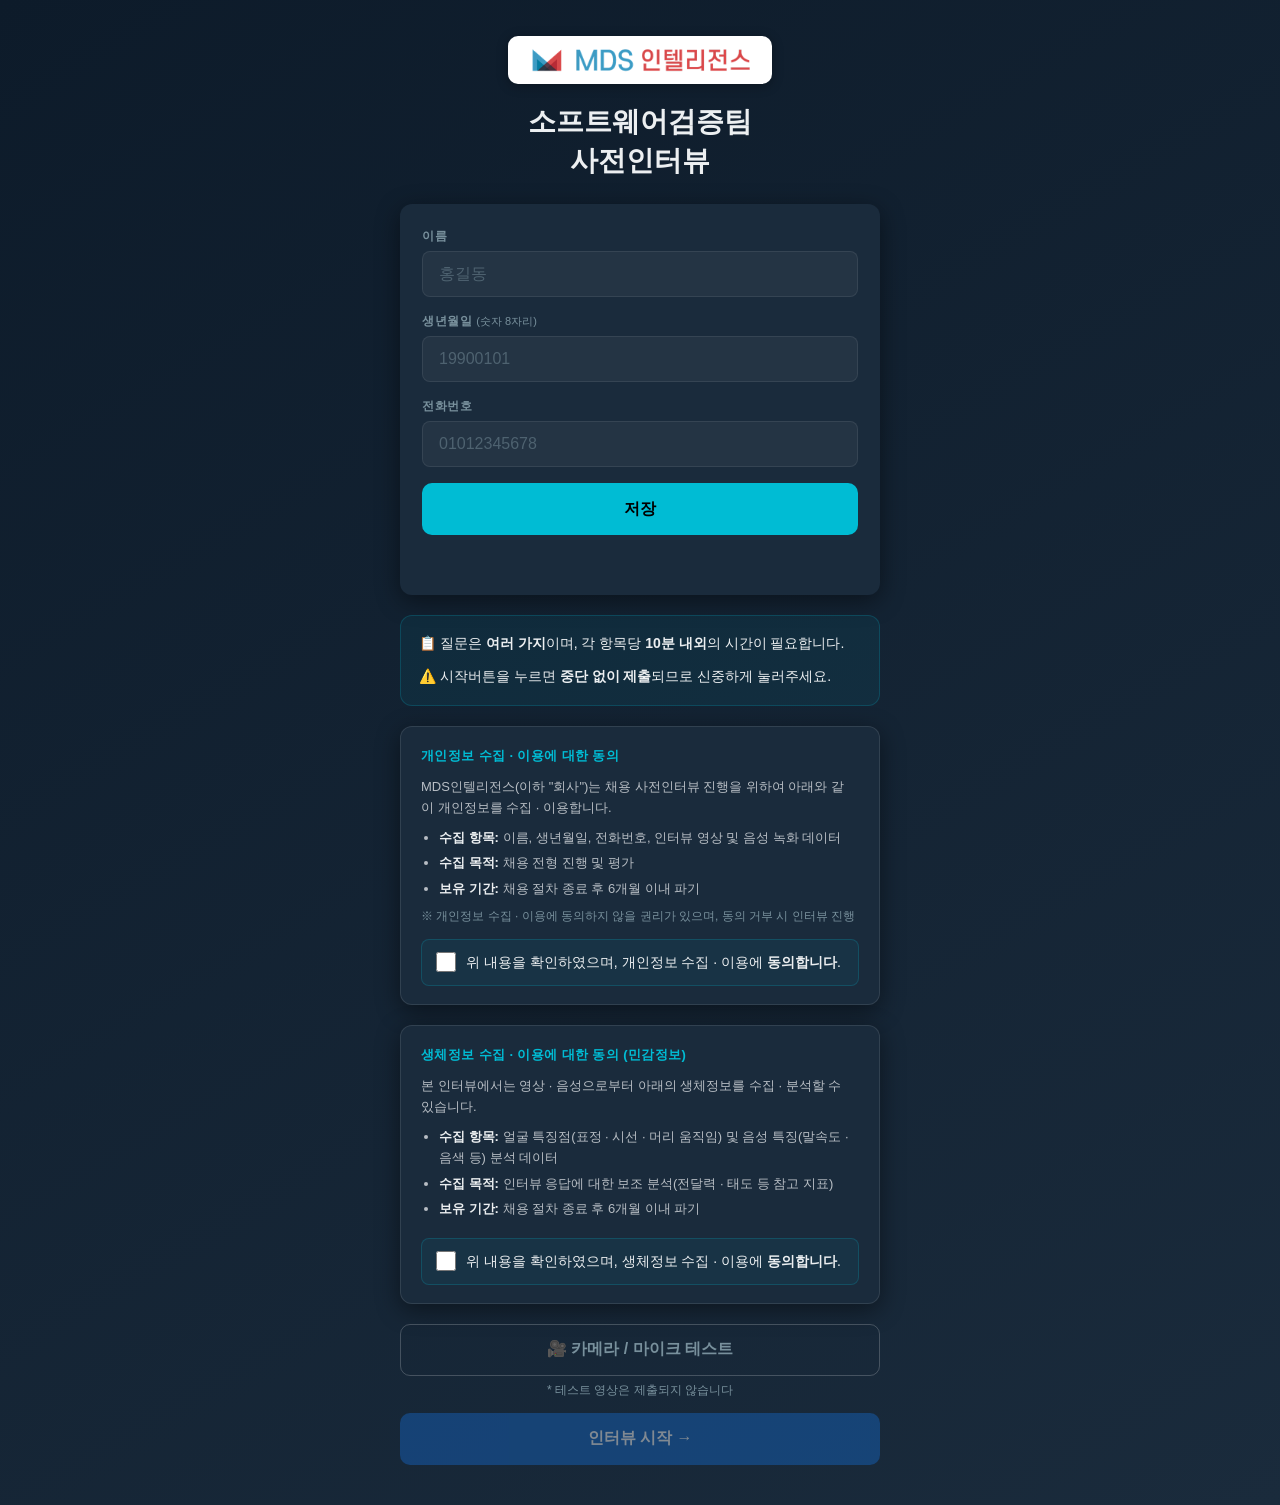
<file: index.html>
<!DOCTYPE html>
<html lang="ko">
<head>
  <meta charset="UTF-8">
  <meta name="viewport" content="width=device-width, initial-scale=1.0, user-scalable=no">
  <meta name="theme-color" content="#0D1B2A">
  <title>MDS인텔리전스 사전인터뷰</title>
  <link rel="stylesheet" href="style.css">
</head>
<body>

<!-- ═══════════════════════════════════════════
     SCREEN 1 · 메인 / 정보 입력
══════════════════════════════════════════════ -->
<div id="screen-main" class="screen active">
  <div class="main-wrap">

    <div class="header">
      <div class="logo-banner">
        <img src="mds-logo.png" alt="MDS인텔리전스" class="header-logo">
      </div>
      <h1>소프트웨어검증팀<br>사전인터뷰</h1>
    </div>

    <!-- 지원자 정보 입력 -->
    <div class="card form-card">
      <div class="form-group">
        <label for="inp-name">이름</label>
        <input id="inp-name" type="text" placeholder="홍길동" autocomplete="name">
      </div>
      <div class="form-group">
        <label for="inp-birth">생년월일 <span class="hint">(숫자 8자리)</span></label>
        <input id="inp-birth" type="text" placeholder="19900101"
               maxlength="8" inputmode="numeric" pattern="[0-9]{8}">
      </div>
      <div class="form-group">
        <label for="inp-phone">전화번호</label>
        <input id="inp-phone" type="tel" placeholder="01012345678" inputmode="tel">
      </div>
      <button id="btn-save" class="btn btn-save">저장</button>
      <div id="save-msg" class="save-msg"></div>
    </div>

    <!-- 안내 (서버 /api/config 에서 동적 로드, 미연결 시 기본값 표시) -->
    <div id="info-box" class="info-box">
      <p>📋 질문은 <strong>여러 가지</strong>이며, 각 항목당 <strong>10분 내외</strong>의 시간이 필요합니다.</p>
      <p>⚠️ 시작버튼을 누르면 <strong>중단 없이 제출</strong>되므로 신중하게 눌러주세요.</p>
    </div>

    <!-- 개인정보 수집 동의 -->
    <div class="consent-box">
      <div class="consent-text">
        <p class="consent-title">개인정보 수집 · 이용에 대한 동의</p>
        <p>MDS인텔리전스(이하 "회사")는 채용 사전인터뷰 진행을 위하여 아래와 같이 개인정보를 수집 · 이용합니다.</p>
        <ul>
          <li><strong>수집 항목:</strong> 이름, 생년월일, 전화번호, 인터뷰 영상 및 음성 녹화 데이터</li>
          <li><strong>수집 목적:</strong> 채용 전형 진행 및 평가</li>
          <li><strong>보유 기간:</strong> 채용 절차 종료 후 6개월 이내 파기</li>
        </ul>
        <p class="consent-notice">※ 개인정보 수집 · 이용에 동의하지 않을 권리가 있으며, 동의 거부 시 인터뷰 진행이 제한될 수 있습니다.</p>
      </div>
      <label class="consent-check-label" for="chk-consent">
        <input type="checkbox" id="chk-consent">
        <span>위 내용을 확인하였으며, 개인정보 수집 · 이용에 <strong>동의합니다</strong>.</span>
      </label>
    </div>

    <!-- 생체정보(민감정보) 수집 동의 -->
    <div class="consent-box">
      <div class="consent-text">
        <p class="consent-title">생체정보 수집 · 이용에 대한 동의 (민감정보)</p>
        <p>본 인터뷰에서는 영상 · 음성으로부터 아래의 생체정보를 수집 · 분석할 수 있습니다.</p>
        <ul>
          <li><strong>수집 항목:</strong> 얼굴 특징점(표정 · 시선 · 머리 움직임) 및 음성 특징(말속도 · 음색 등) 분석 데이터</li>
          <li><strong>수집 목적:</strong> 인터뷰 응답에 대한 보조 분석(전달력 · 태도 등 참고 지표)</li>
          <li><strong>보유 기간:</strong> 채용 절차 종료 후 6개월 이내 파기</li>
        </ul>
        <p class="consent-notice">※ 생체정보는 민감정보로서 별도의 동의가 필요하며, 동의하지 않을 권리가 있습니다.</p>
      </div>
      <label class="consent-check-label" for="chk-consent-bio">
        <input type="checkbox" id="chk-consent-bio">
        <span>위 내용을 확인하였으며, 생체정보 수집 · 이용에 <strong>동의합니다</strong>.</span>
      </label>
    </div>

    <!-- 버튼 영역 -->
    <div class="action-area">
      <div class="test-wrap">
        <button id="btn-test" class="btn btn-outline">🎥 카메라 / 마이크 테스트</button>
        <p class="sub-note">* 테스트 영상은 제출되지 않습니다</p>
      </div>
      <button id="btn-start" class="btn btn-primary" disabled>인터뷰 시작 →</button>
    </div>

  </div>
</div>


<!-- ═══════════════════════════════════════════
     SCREEN 2 · 테스트 녹화 (10초 카운트)
══════════════════════════════════════════════ -->
<div id="screen-test" class="screen">
  <div class="cam-wrap">
    <video id="vid-test-live" autoplay muted playsinline webkit-playsinline></video>
    <div class="cam-overlay">
      <p class="overlay-msg">테스트 중입니다. 카메라와 마이크를 확인해보세요.</p>
      <div id="test-count" class="count-big">10</div>
      <div class="rec-badge"><span class="rec-dot"></span>REC</div>
    </div>
  </div>
</div>


<!-- ═══════════════════════════════════════════
     SCREEN 3 · 테스트 재생
══════════════════════════════════════════════ -->
<div id="screen-test-play" class="screen dark-center">
  <div class="play-card">
    <h2>테스트 녹화 완료</h2>
    <div class="play-video-wrap">
      <video id="vid-test-pb" playsinline webkit-playsinline></video>
      <div id="play-overlay" class="play-overlay">
        <button id="btn-play-test" class="play-circle-btn">▶</button>
      </div>
    </div>
    <div id="play-after" class="play-after" style="display:none">
      <button id="btn-replay"    class="btn btn-outline">↺ 다시 재생</button>
      <button id="btn-retest"    class="btn btn-secondary">↩ 테스트 다시하기</button>
      <button id="btn-back-main" class="btn btn-primary">인터뷰 시작 →</button>
    </div>
  </div>
</div>


<!-- ═══════════════════════════════════════════
     SCREENS 4–N · 질문 화면 (app.js에서 동적 생성)
══════════════════════════════════════════════ -->


<!-- ═══════════════════════════════════════════
     완료
══════════════════════════════════════════════ -->
<div id="screen-complete" class="screen dark-center">
  <div class="msg-card">
    <div class="icon-big">🎉</div>
    <h2>인터뷰 완료</h2>
    <p>
      고생많으셨습니다.<br><br>
      제출해주시는 과제 결과와 사전인터뷰를 바탕으로<br>
      <strong>일주일 내로 결과를 연락드리겠습니다.</strong><br><br>
      감사합니다.
    </p>
    <div id="up-status-final" class="up-status">영상을 업로드 중입니다...</div>
    <button id="btn-exit" class="btn btn-primary" disabled>종료</button>
  </div>
</div>

<script src="config.js"></script>
<script src="app.js"></script>
</body>
</html>
</file>
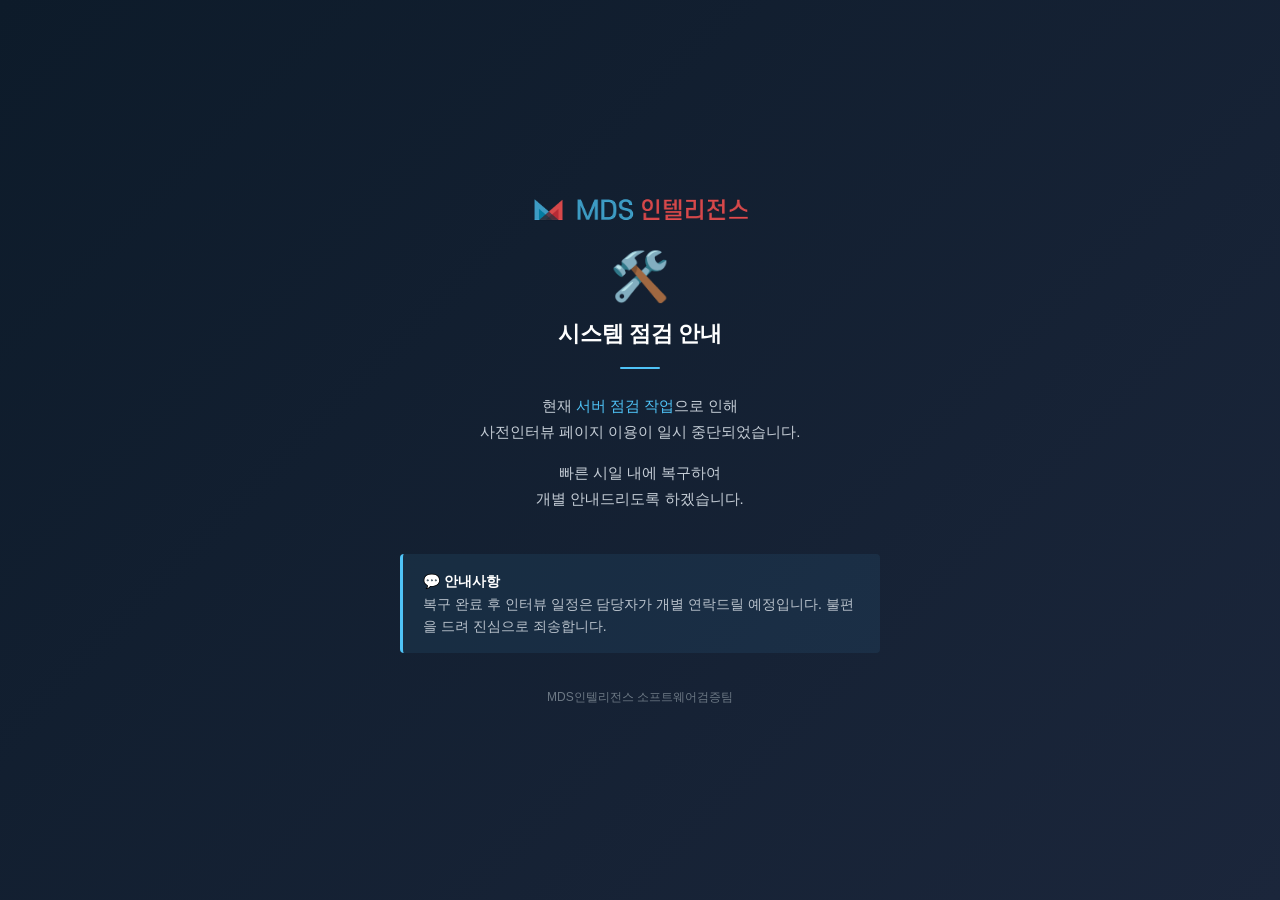
<file: index_for_fix.html>
<!DOCTYPE html>
<html lang="ko">
<head>
  <meta charset="UTF-8">
  <meta name="viewport" content="width=device-width, initial-scale=1.0, user-scalable=no">
  <meta name="theme-color" content="#0D1B2A">
  <title>MDS인텔리전스 사전인터뷰</title>
  <style>
    * {
      box-sizing: border-box;
      margin: 0;
      padding: 0;
    }

    html, body {
      height: 100%;
      width: 100%;
    }

    body {
      min-height: 100vh;
      display: flex;
      align-items: center;
      justify-content: center;
      background: linear-gradient(135deg, #0D1B2A 0%, #1B263B 100%);
      color: #ffffff;
      font-family: -apple-system, BlinkMacSystemFont, "Segoe UI", "Apple SD Gothic Neo", "Malgun Gothic", sans-serif;
      padding: 24px;
      -webkit-font-smoothing: antialiased;
    }

    .container {
      max-width: 480px;
      width: 100%;
      text-align: center;
      animation: fadeIn 0.6s ease-out;
      display: flex;
      flex-direction: column;
      align-items: center;
    }

    @keyframes fadeIn {
      from { opacity: 0; transform: translateY(10px); }
      to { opacity: 1; transform: translateY(0); }
    }

    .logo {
      width: 220px;
      max-width: 70%;
      height: auto;
      margin-bottom: 28px;
      display: block;
    }

    .icon {
      font-size: 48px;
      margin-bottom: 18px;
      display: inline-block;
      animation: pulse 2s ease-in-out infinite;
      line-height: 1;
    }

    @keyframes pulse {
      0%, 100% { opacity: 0.85; }
      50% { opacity: 1; }
    }

    h1 {
      font-size: 22px;
      font-weight: 600;
      margin-bottom: 18px;
      letter-spacing: -0.3px;
      text-align: center;
    }

    .divider {
      width: 40px;
      height: 2px;
      background: #4FC3F7;
      margin: 0 auto 24px;
      border-radius: 2px;
    }

    p {
      font-size: 15px;
      line-height: 1.75;
      color: #c5cdd6;
      margin-bottom: 14px;
      text-align: center;
    }

    .highlight {
      color: #4FC3F7;
      font-weight: 500;
    }

    .notice {
      width: 100%;
      margin-top: 28px;
      padding: 16px 20px;
      background: rgba(79, 195, 247, 0.08);
      border-left: 3px solid #4FC3F7;
      border-radius: 4px;
      text-align: left;
      font-size: 14px;
      color: #b8c1cb;
      line-height: 1.6;
    }

    .notice strong {
      color: #ffffff;
      font-weight: 600;
    }

    .footer {
      margin-top: 36px;
      font-size: 12px;
      color: #6c7884;
    }

    @media (max-width: 480px) {
      h1 { font-size: 19px; }
      p { font-size: 14px; }
      .icon { font-size: 42px; }
      .logo { width: 180px; margin-bottom: 24px; }
      .notice { font-size: 13px; padding: 14px 16px; }
    }
  </style>
</head>
<body>
  <div class="container">
    <img src="mds-logo.png" alt="MDS인텔리전스" class="logo">

    <div class="icon">🛠️</div>

    <h1>시스템 점검 안내</h1>

    <div class="divider"></div>

    <p>
      현재 <span class="highlight">서버 점검 작업</span>으로 인해<br>
      사전인터뷰 페이지 이용이 일시 중단되었습니다.
    </p>

    <p>
      빠른 시일 내에 복구하여<br>
      개별 안내드리도록 하겠습니다.
    </p>

    <div class="notice">
      💬 <strong>안내사항</strong><br>
      복구 완료 후 인터뷰 일정은 담당자가 개별 연락드릴 예정입니다.
      불편을 드려 진심으로 죄송합니다.
    </div>

    <div class="footer">
      MDS인텔리전스 소프트웨어검증팀
    </div>
  </div>
</body>
</html>
</file>
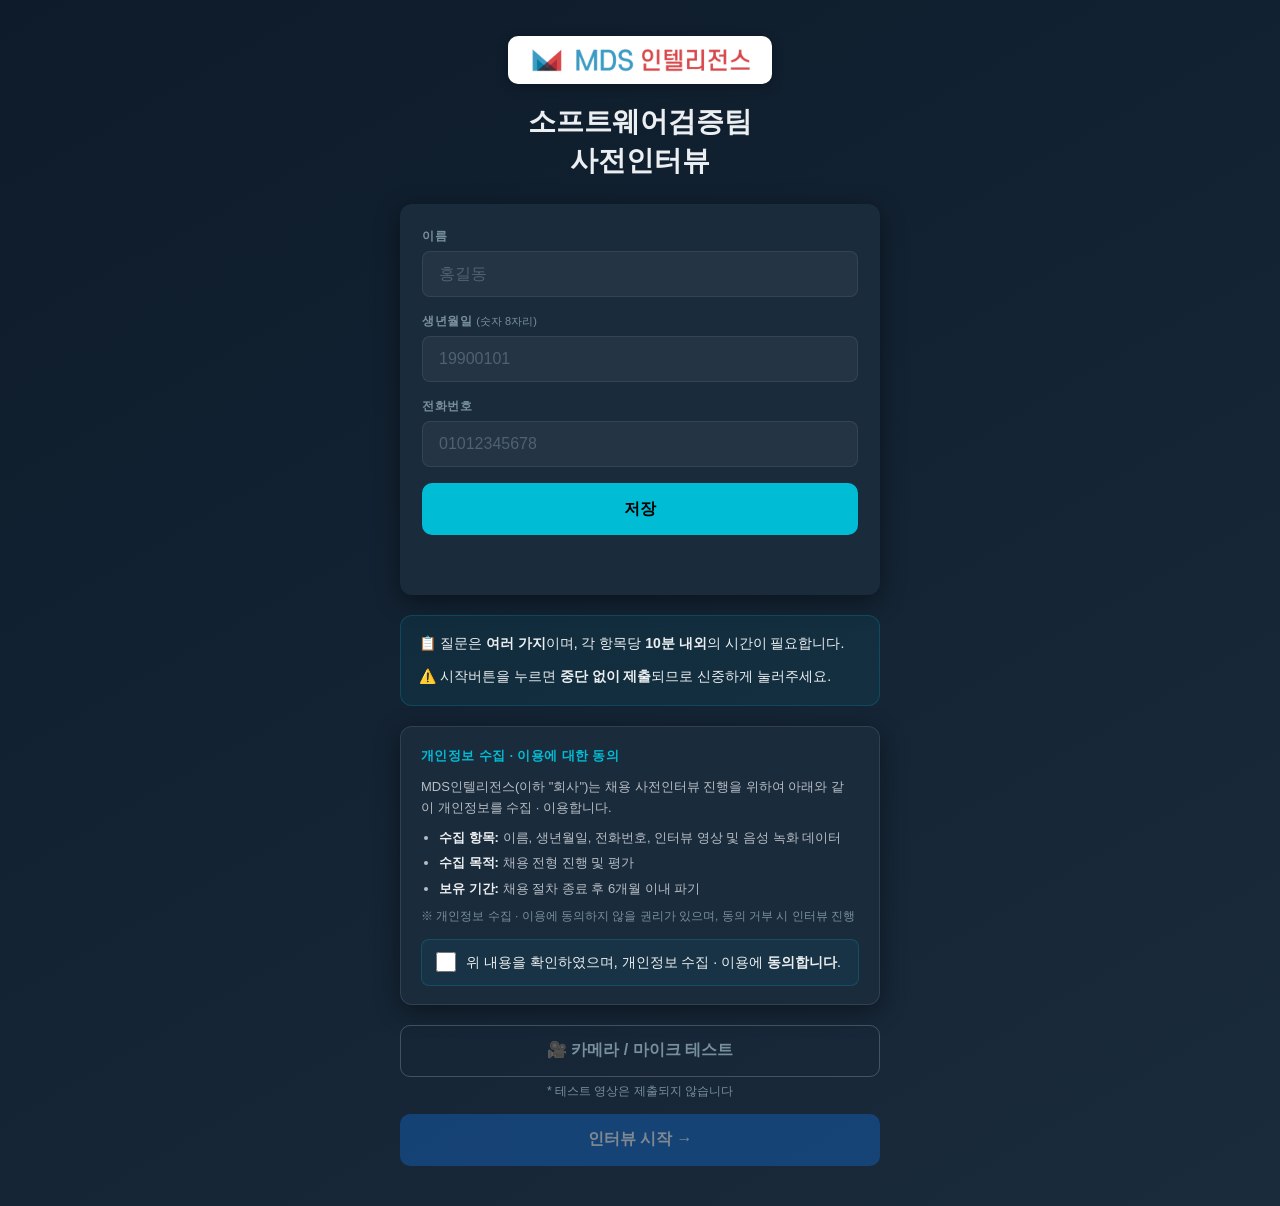
<file: index_main.html>
<!DOCTYPE html>
<html lang="ko">
<head>
  <meta charset="UTF-8">
  <meta name="viewport" content="width=device-width, initial-scale=1.0, user-scalable=no">
  <meta name="theme-color" content="#0D1B2A">
  <title>MDS인텔리전스 사전인터뷰</title>
  <link rel="stylesheet" href="style.css">
</head>
<body>

<!-- ═══════════════════════════════════════════
     SCREEN 1 · 메인 / 정보 입력
══════════════════════════════════════════════ -->
<div id="screen-main" class="screen active">
  <div class="main-wrap">

    <div class="header">
      <div class="logo-banner">
        <img src="mds-logo.png" alt="MDS인텔리전스" class="header-logo">
      </div>
      <h1>소프트웨어검증팀<br>사전인터뷰</h1>
    </div>

    <!-- 지원자 정보 입력 -->
    <div class="card form-card">
      <div class="form-group">
        <label for="inp-name">이름</label>
        <input id="inp-name" type="text" placeholder="홍길동" autocomplete="name">
      </div>
      <div class="form-group">
        <label for="inp-birth">생년월일 <span class="hint">(숫자 8자리)</span></label>
        <input id="inp-birth" type="text" placeholder="19900101"
               maxlength="8" inputmode="numeric" pattern="[0-9]{8}">
      </div>
      <div class="form-group">
        <label for="inp-phone">전화번호</label>
        <input id="inp-phone" type="tel" placeholder="01012345678" inputmode="tel">
      </div>
      <button id="btn-save" class="btn btn-save">저장</button>
      <div id="save-msg" class="save-msg"></div>
    </div>

    <!-- 안내 (서버 /api/config 에서 동적 로드, 미연결 시 기본값 표시) -->
    <div id="info-box" class="info-box">
      <p>📋 질문은 <strong>여러 가지</strong>이며, 각 항목당 <strong>10분 내외</strong>의 시간이 필요합니다.</p>
      <p>⚠️ 시작버튼을 누르면 <strong>중단 없이 제출</strong>되므로 신중하게 눌러주세요.</p>
    </div>

    <!-- 개인정보 수집 동의 -->
    <div class="consent-box">
      <div class="consent-text">
        <p class="consent-title">개인정보 수집 · 이용에 대한 동의</p>
        <p>MDS인텔리전스(이하 "회사")는 채용 사전인터뷰 진행을 위하여 아래와 같이 개인정보를 수집 · 이용합니다.</p>
        <ul>
          <li><strong>수집 항목:</strong> 이름, 생년월일, 전화번호, 인터뷰 영상 및 음성 녹화 데이터</li>
          <li><strong>수집 목적:</strong> 채용 전형 진행 및 평가</li>
          <li><strong>보유 기간:</strong> 채용 절차 종료 후 6개월 이내 파기</li>
        </ul>
        <p class="consent-notice">※ 개인정보 수집 · 이용에 동의하지 않을 권리가 있으며, 동의 거부 시 인터뷰 진행이 제한될 수 있습니다.</p>
      </div>
      <label class="consent-check-label" for="chk-consent">
        <input type="checkbox" id="chk-consent">
        <span>위 내용을 확인하였으며, 개인정보 수집 · 이용에 <strong>동의합니다</strong>.</span>
      </label>
    </div>

    <!-- 버튼 영역 -->
    <div class="action-area">
      <div class="test-wrap">
        <button id="btn-test" class="btn btn-outline">🎥 카메라 / 마이크 테스트</button>
        <p class="sub-note">* 테스트 영상은 제출되지 않습니다</p>
      </div>
      <button id="btn-start" class="btn btn-primary" disabled>인터뷰 시작 →</button>
    </div>

  </div>
</div>


<!-- ═══════════════════════════════════════════
     SCREEN 2 · 테스트 녹화 (10초 카운트)
══════════════════════════════════════════════ -->
<div id="screen-test" class="screen">
  <div class="cam-wrap">
    <video id="vid-test-live" autoplay muted playsinline webkit-playsinline></video>
    <div class="cam-overlay">
      <p class="overlay-msg">테스트 중입니다. 카메라와 마이크를 확인해보세요.</p>
      <div id="test-count" class="count-big">10</div>
      <div class="rec-badge"><span class="rec-dot"></span>REC</div>
    </div>
  </div>
</div>


<!-- ═══════════════════════════════════════════
     SCREEN 3 · 테스트 재생
══════════════════════════════════════════════ -->
<div id="screen-test-play" class="screen dark-center">
  <div class="play-card">
    <h2>테스트 녹화 완료</h2>
    <div class="play-video-wrap">
      <video id="vid-test-pb" playsinline webkit-playsinline></video>
      <div id="play-overlay" class="play-overlay">
        <button id="btn-play-test" class="play-circle-btn">▶</button>
      </div>
    </div>
    <div id="play-after" class="play-after" style="display:none">
      <button id="btn-replay"    class="btn btn-outline">↺ 다시 재생</button>
      <button id="btn-retest"    class="btn btn-secondary">↩ 테스트 다시하기</button>
      <button id="btn-back-main" class="btn btn-primary">인터뷰 시작 →</button>
    </div>
  </div>
</div>


<!-- ═══════════════════════════════════════════
     SCREENS 4–N · 질문 화면 (app.js에서 동적 생성)
══════════════════════════════════════════════ -->


<!-- ═══════════════════════════════════════════
     완료
══════════════════════════════════════════════ -->
<div id="screen-complete" class="screen dark-center">
  <div class="msg-card">
    <div class="icon-big">🎉</div>
    <h2>인터뷰 완료</h2>
    <p>
      고생많으셨습니다.<br><br>
      제출해주시는 과제 결과와 사전인터뷰를 바탕으로<br>
      <strong>일주일 내로 결과를 연락드리겠습니다.</strong><br><br>
      감사합니다.
    </p>
    <div id="up-status-final" class="up-status">영상을 업로드 중입니다...</div>
    <button id="btn-exit" class="btn btn-primary" disabled>종료</button>
  </div>
</div>

<script src="config.js"></script>
<script src="app.js"></script>
</body>
</html>
</file>
<file: style.css>
/* ── Reset & Variables ───────────────────────────── */
*, *::before, *::after { box-sizing: border-box; margin: 0; padding: 0; }

:root {
  --bg:        #0D1B2A;
  --surface:   #1A2B3C;
  --surf2:     #243444;
  --primary:   #1565C0;
  --prim-h:    #1976D2;
  --accent:    #00BCD4;
  --text:      #ECEFF1;
  --muted:     #78909C;
  --success:   #43A047;
  --error:     #E53935;
  --warning:   #FB8C00;
  --radius:    12px;
  --shadow:    0 6px 24px rgba(0,0,0,.45);
}

html, body { height: 100%; }

body {
  font-family: -apple-system, BlinkMacSystemFont, 'Segoe UI', 'Noto Sans KR',
               'Apple SD Gothic Neo', sans-serif;
  background: var(--bg);
  color: var(--text);
  overflow-x: hidden;
  -webkit-font-smoothing: antialiased;
}

/* ── Screen switcher ─────────────────────────────── */
.screen          { display: none; min-height: 100dvh; }
.screen.active   { display: flex; flex-direction: column; }

/* ── MAIN SCREEN ─────────────────────────────────── */
#screen-main {
  background: linear-gradient(150deg, #0D1B2A 0%, #1A2B3C 100%);
  align-items: center;
  justify-content: flex-start;
  padding: 24px 20px 40px;
  overflow-y: auto;
}

.main-wrap {
  width: 100%;
  max-width: 480px;
  display: flex;
  flex-direction: column;
  gap: 20px;
  margin: 0 auto;
}

/* Header */
.header { text-align: center; padding: 12px 0 4px; }

.logo-banner {
  display: inline-block;
  background: #fff;
  border-radius: 10px;
  padding: 8px 20px;
  margin-bottom: 14px;
  box-shadow: 0 2px 12px rgba(0,0,0,.3);
}

.header-logo {
  display: block;
  height: 32px;
  width: auto;
  object-fit: contain;
}

.header h1 {
  font-size: clamp(22px, 5vw, 28px);
  font-weight: 800;
  line-height: 1.4;
  color: var(--text);
}

/* Form card */
.card {
  background: var(--surface);
  border-radius: var(--radius);
  padding: 24px 22px;
  box-shadow: var(--shadow);
  display: flex;
  flex-direction: column;
  gap: 16px;
}

.form-group { display: flex; flex-direction: column; gap: 6px; }

.form-group label {
  font-size: 12px;
  font-weight: 700;
  letter-spacing: .6px;
  color: var(--muted);
  text-transform: uppercase;
}
.form-group label .hint {
  font-weight: 400;
  text-transform: none;
  letter-spacing: 0;
  font-size: 11px;
}

.form-group input {
  background: var(--surf2);
  border: 1.5px solid rgba(255,255,255,.08);
  border-radius: 8px;
  padding: 13px 16px;
  font-size: 16px;
  color: var(--text);
  width: 100%;
  outline: none;
  transition: border-color .2s;
  -webkit-appearance: none;
  appearance: none;
}
.form-group input:focus  { border-color: var(--accent); }
.form-group input::placeholder { color: rgba(120,144,156,.5); }

.save-msg {
  font-size: 14px;
  text-align: center;
  min-height: 20px;
}
.save-msg.ok  { color: var(--success); }
.save-msg.err { color: var(--error); }
.save-msg.ing { color: var(--muted); }

/* Info box */
.info-box {
  background: rgba(0,188,212,.07);
  border: 1px solid rgba(0,188,212,.2);
  border-radius: var(--radius);
  padding: 16px 18px;
  display: flex;
  flex-direction: column;
  gap: 10px;
}
.info-box p { font-size: 14px; line-height: 1.65; }

/* Action area */
.action-area {
  display: flex;
  flex-direction: column;
  gap: 14px;
}
.test-wrap {
  display: flex;
  flex-direction: column;
  align-items: center;
  gap: 6px;
}
.sub-note { font-size: 12px; color: var(--muted); }

/* ── Consent box ─────────────────────────────────── */
.consent-box {
  background: var(--surface);
  border: 1px solid rgba(255,255,255,.1);
  border-radius: var(--radius);
  padding: 18px 20px;
  display: flex;
  flex-direction: column;
  gap: 14px;
  box-shadow: var(--shadow);
}

.consent-text {
  display: flex;
  flex-direction: column;
  gap: 8px;
  font-size: 13px;
  color: rgba(236,239,241,.75);
  line-height: 1.65;
  max-height: 180px;
  overflow-y: auto;
  padding-right: 4px;
}

.consent-text::-webkit-scrollbar { width: 4px; }
.consent-text::-webkit-scrollbar-track { background: transparent; }
.consent-text::-webkit-scrollbar-thumb { background: rgba(255,255,255,.15); border-radius: 4px; }

.consent-title {
  font-size: 13px;
  font-weight: 700;
  color: var(--accent);
  letter-spacing: .4px;
  margin-bottom: 2px;
}

.consent-text ul {
  padding-left: 18px;
  display: flex;
  flex-direction: column;
  gap: 4px;
}

.consent-text strong { color: var(--text); }

.consent-notice {
  font-size: 12px;
  color: var(--muted);
}

.consent-check-label {
  display: flex;
  align-items: center;
  gap: 10px;
  cursor: pointer;
  padding: 12px 14px;
  background: rgba(0,188,212,.06);
  border: 1.5px solid rgba(0,188,212,.2);
  border-radius: 8px;
  font-size: 14px;
  color: var(--text);
  transition: border-color .2s, background .2s;
  line-height: 1.5;
  -webkit-tap-highlight-color: transparent;
}

.consent-check-label:hover {
  border-color: rgba(0,188,212,.5);
  background: rgba(0,188,212,.1);
}

.consent-check-label input[type="checkbox"] {
  width: 20px;
  height: 20px;
  flex-shrink: 0;
  accent-color: var(--accent);
  cursor: pointer;
}

/* ── BUTTONS ─────────────────────────────────────── */
.btn {
  display: inline-flex;
  align-items: center;
  justify-content: center;
  gap: 8px;
  width: 100%;
  min-height: 52px;
  padding: 14px 24px;
  border: none;
  border-radius: 10px;
  font-size: 16px;
  font-weight: 700;
  cursor: pointer;
  transition: background .18s, transform .12s, opacity .18s;
  -webkit-tap-highlight-color: transparent;
  text-align: center;
}
.btn:active { transform: scale(.97); }
.btn:disabled { opacity: .45; pointer-events: none; }

.btn-primary   { background: var(--primary);   color: #fff; }
.btn-primary:hover { background: var(--prim-h); }

.btn-save {
  background: var(--accent);
  color: #000;
  font-weight: 800;
}
.btn-save:hover { background: #26C6DA; }

.btn-secondary {
  background: var(--surf2);
  color: var(--text);
  border: 1.5px solid rgba(255,255,255,.12);
}
.btn-secondary:hover { background: #2e3f52; }

.btn-outline {
  background: transparent;
  color: var(--muted);
  border: 1.5px solid rgba(255,255,255,.2);
}
.btn-outline:hover { background: rgba(255,255,255,.05); color: var(--text); }

.btn-done {
  background: rgba(229,57,53,.85);
  color: #fff;
  width: auto;
  min-width: 110px;
  padding: 12px 28px;
  font-size: 15px;
}
.btn-done:hover { background: var(--error); }

/* ── CAMERA SCREENS (test / q1 / q2) ────────────── */
.cam-wrap {
  position: relative;
  width: 100%;
  height: 100dvh;
  background: #000;
  overflow: hidden;
}

.cam-wrap video {
  width: 100%;
  height: 100%;
  object-fit: cover;
  display: block;
}

.cam-overlay {
  position: absolute;
  inset: 0;
  display: flex;
  flex-direction: column;
  align-items: center;
  justify-content: flex-end;
  padding: 0 20px 44px;
  background: linear-gradient(
    to top,
    rgba(0,0,0,.88) 0%,
    rgba(0,0,0,.35) 55%,
    transparent 100%
  );
  gap: 14px;
}

/* Test countdown number */
.count-big {
  font-size: clamp(80px, 20vw, 120px);
  font-weight: 900;
  color: #fff;
  line-height: 1;
  text-shadow: 0 4px 16px rgba(0,0,0,.7);
  margin-bottom: 4px;
}

/* Question timer */
.timer {
  font-size: clamp(48px, 12vw, 72px);
  font-weight: 800;
  color: #fff;
  letter-spacing: 3px;
  font-variant-numeric: tabular-nums;
  text-shadow: 0 3px 10px rgba(0,0,0,.6);
}
.timer.warn   { color: var(--warning); }
.timer.danger { color: var(--error); animation: pulse 1s infinite; }

@keyframes pulse { 0%,100%{opacity:1} 50%{opacity:.5} }

/* Overlay text labels */
.overlay-msg {
  font-size: 15px;
  color: rgba(255,255,255,.9);
  text-align: center;
  text-shadow: 0 1px 6px rgba(0,0,0,.8);
  max-width: 320px;
  line-height: 1.5;
}
.overlay-q {
  font-size: clamp(14px, 3.5vw, 18px);
  color: rgba(255,255,255,.92);
  text-align: center;
  text-shadow: 0 1px 6px rgba(0,0,0,.8);
  max-width: 360px;
  line-height: 1.55;
}

/* Question badge (top-left) */
.q-badge {
  position: absolute;
  top: 20px;
  left: 20px;
  background: rgba(0,0,0,.55);
  color: var(--accent);
  font-size: 13px;
  font-weight: 800;
  letter-spacing: 1px;
  padding: 5px 14px;
  border-radius: 20px;
  border: 1px solid rgba(0,188,212,.4);
}

/* REC / SR 배지 그룹 */
.badge-row {
  display: flex;
  align-items: center;
  gap: 16px;
}

.rec-badge {
  display: flex;
  align-items: center;
  gap: 7px;
  font-size: 13px;
  font-weight: 800;
  color: var(--error);
  letter-spacing: 2px;
}
.rec-dot {
  width: 10px;
  height: 10px;
  background: var(--error);
  border-radius: 50%;
  animation: blink 1s infinite;
}
@keyframes blink { 0%,100%{opacity:1} 50%{opacity:.15} }

/* 음성 인식 상태 배지 */
.sr-badge {
  display: flex;
  align-items: center;
  gap: 6px;
  font-size: 12px;
  font-weight: 600;
  color: rgba(255,255,255,.75);
  letter-spacing: .5px;
}
.sr-dot {
  width: 8px;
  height: 8px;
  background: #69F0AE;
  border-radius: 50%;
  animation: blink 1.4s infinite;
}

/* ── TEST PLAYBACK SCREEN ────────────────────────── */
#screen-test-play {
  background: #000;
  align-items: center;
  justify-content: center;
  padding: 24px 20px;
}

.dark-center {
  background: linear-gradient(150deg, #0D1B2A 0%, #1A2B3C 100%);
  align-items: center;
  justify-content: center;
  padding: 24px 20px;
}

.play-card {
  width: 100%;
  max-width: 520px;
  display: flex;
  flex-direction: column;
  align-items: center;
  gap: 20px;
}

.play-card h2 {
  font-size: 20px;
  font-weight: 700;
  color: var(--text);
  text-align: center;
}

.play-video-wrap {
  position: relative;
  width: 100%;
  aspect-ratio: 16/9;
  background: #111;
  border-radius: 12px;
  overflow: hidden;
  box-shadow: var(--shadow);
}
.play-video-wrap video {
  width: 100%;
  height: 100%;
  object-fit: cover;
  display: block;
}

.play-overlay {
  position: absolute;
  inset: 0;
  display: flex;
  align-items: center;
  justify-content: center;
  background: rgba(0,0,0,.38);
}

.play-circle-btn {
  width: 76px;
  height: 76px;
  border-radius: 50%;
  background: rgba(255,255,255,.92);
  border: none;
  cursor: pointer;
  font-size: 28px;
  color: var(--primary);
  display: flex;
  align-items: center;
  justify-content: center;
  padding-left: 4px;
  transition: transform .18s, background .18s;
  -webkit-tap-highlight-color: transparent;
  box-shadow: 0 4px 16px rgba(0,0,0,.4);
}
.play-circle-btn:hover { transform: scale(1.1); background: #fff; }

.play-after {
  display: flex;
  gap: 12px;
  width: 100%;
}
.play-after .btn { flex: 1; }

/* ── MESSAGE CARDS (q1-done / complete) ──────────── */
.msg-card {
  width: 100%;
  max-width: 480px;
  background: var(--surface);
  border-radius: var(--radius);
  padding: 44px 32px;
  text-align: center;
  box-shadow: var(--shadow);
  display: flex;
  flex-direction: column;
  align-items: center;
  gap: 18px;
}

.icon-big { font-size: 56px; line-height: 1; }

.msg-card h2 {
  font-size: 22px;
  font-weight: 800;
  color: var(--text);
}
.msg-card p {
  font-size: 15px;
  color: rgba(236,239,241,.75);
  line-height: 1.75;
}
.msg-card strong { color: var(--text); }

.up-status {
  font-size: 13px;
  color: var(--muted);
  min-height: 20px;
}
.up-status.ok  { color: var(--success); }
.up-status.err { color: var(--error); }

/* ── CODE QUESTION SCREEN ────────────────────────── */
.screen-code-q { height: 100dvh; max-height: 100dvh; overflow: hidden; position: relative; }
.screen-code-q.active { display: flex; flex-direction: column; }

.code-screen {
  flex: 1;
  display: flex;
  flex-direction: column;
  padding: 16px 16px 12px;
  min-height: 0;
}

.code-header {
  display: flex;
  align-items: center;
  justify-content: space-between;
  margin-bottom: 10px;
  flex-shrink: 0;
}

.code-badge {
  background: rgba(0,188,212,.2);
  border: 1px solid rgba(0,188,212,.5);
  color: var(--accent);
  font-size: 13px;
  font-weight: 800;
  letter-spacing: 1px;
  padding: 5px 14px;
  border-radius: 20px;
}

.code-header .timer {
  position: static;
  transform: none;
  font-size: clamp(26px, 7vw, 42px);
  letter-spacing: 2px;
}

.code-title {
  font-size: clamp(14px, 3.2vw, 17px);
  font-weight: 700;
  color: #eceff1;
  margin-bottom: 10px;
  flex-shrink: 0;
  line-height: 1.4;
}

.code-block {
  flex: 1;
  background: #060f18;
  border: 1px solid #1e3a4a;
  border-radius: 10px;
  padding: 14px 16px;
  overflow-y: auto;
  margin-bottom: 12px;
  min-height: 0;
}

.code-block pre {
  font-family: 'Consolas', 'Courier New', 'Menlo', monospace;
  font-size: clamp(12px, 2.8vw, 15px);
  color: #80cbc4;
  white-space: pre;
  line-height: 1.75;
  margin: 0;
  tab-size: 4;
}

.code-footer {
  display: flex;
  align-items: center;
  justify-content: space-between;
  flex-shrink: 0;
}

.q3-pip {
  position: absolute;
  top: 16px;
  right: 16px;
  width: 88px;
  height: 66px;
  border-radius: 8px;
  border: 2px solid rgba(0,188,212,.55);
  object-fit: cover;
  z-index: 10;
  opacity: .9;
}

@media (min-width: 480px) {
  .q3-pip { width: 130px; height: 98px; }
}

/* ── Responsive tweaks ───────────────────────────── */
@media (max-width: 400px) {
  .header h1  { font-size: 20px; }
  .count-big  { font-size: 72px; }
  .timer      { font-size: 44px; }
  .btn        { font-size: 15px; min-height: 48px; }
  .msg-card   { padding: 32px 20px; }
}

@media (min-width: 768px) {
  .cam-overlay { padding-bottom: 64px; }
  .overlay-q   { font-size: 20px; max-width: 480px; }
}
</file>
